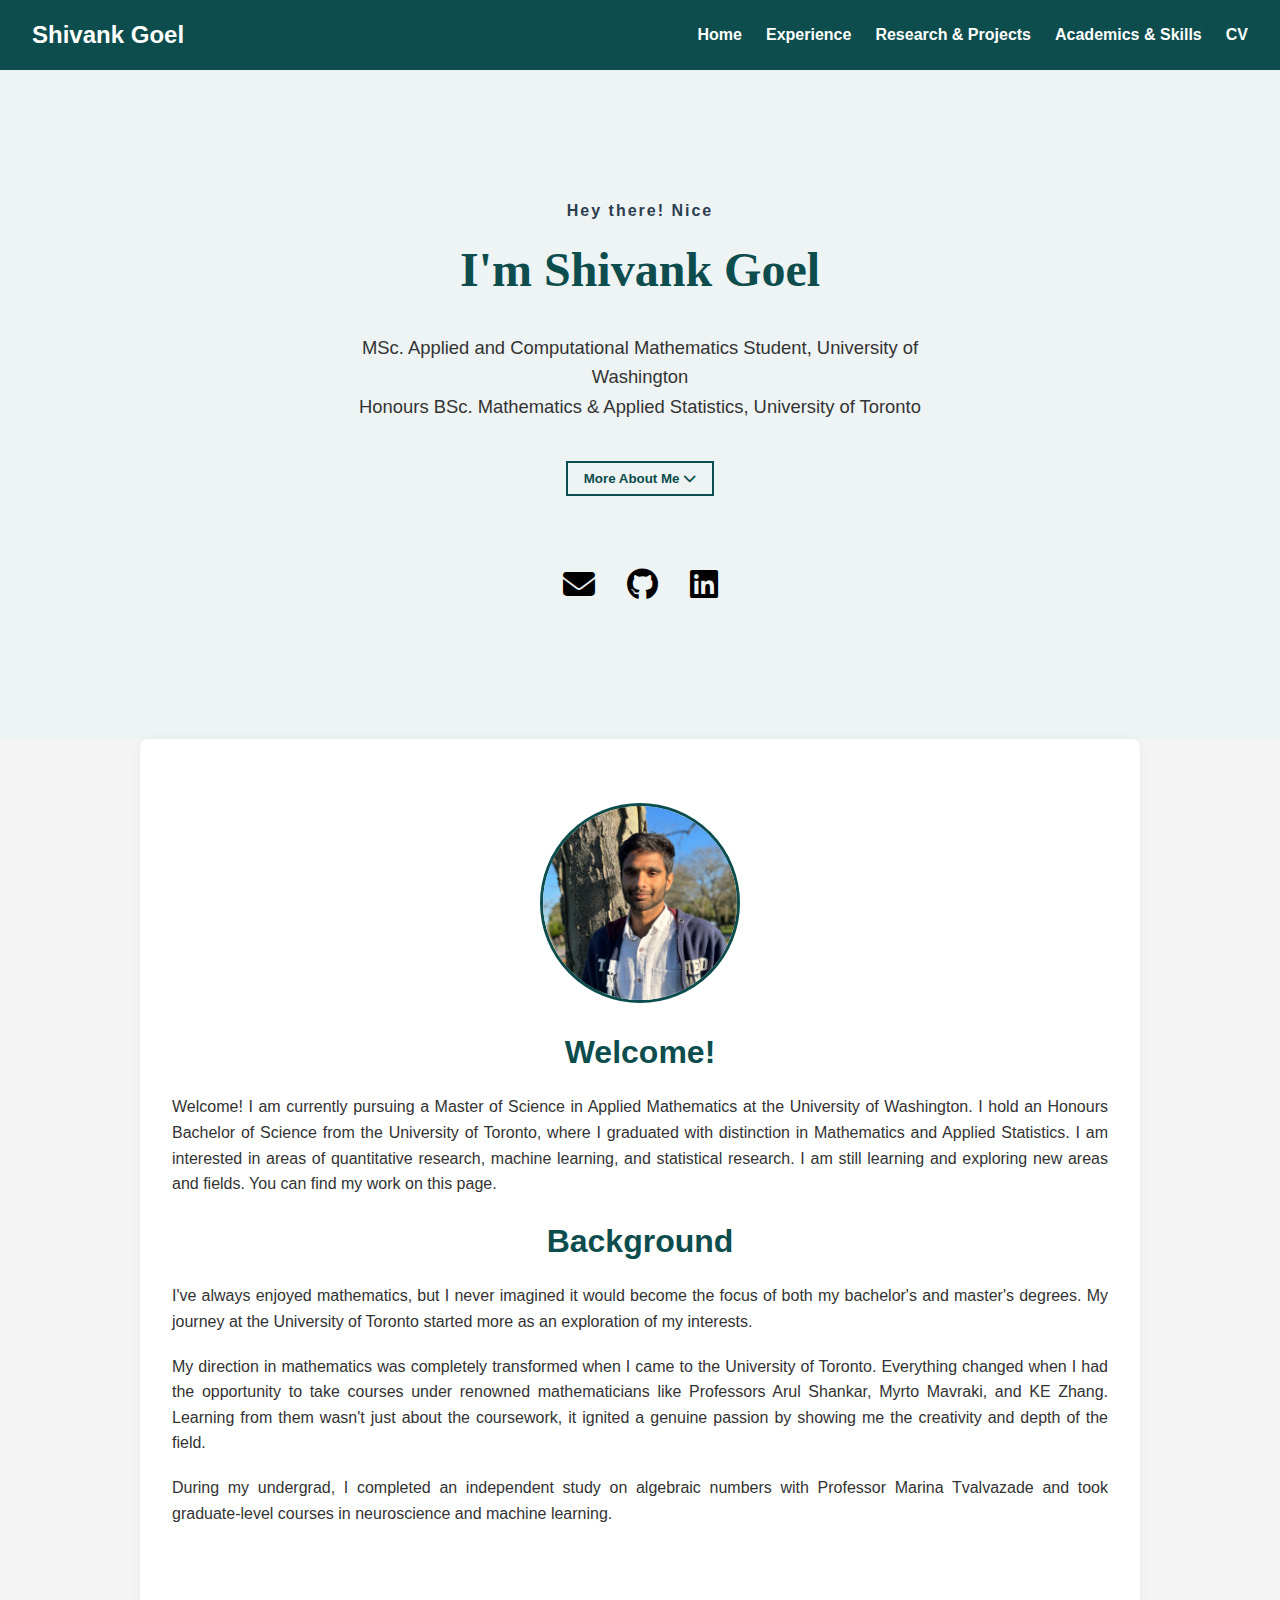
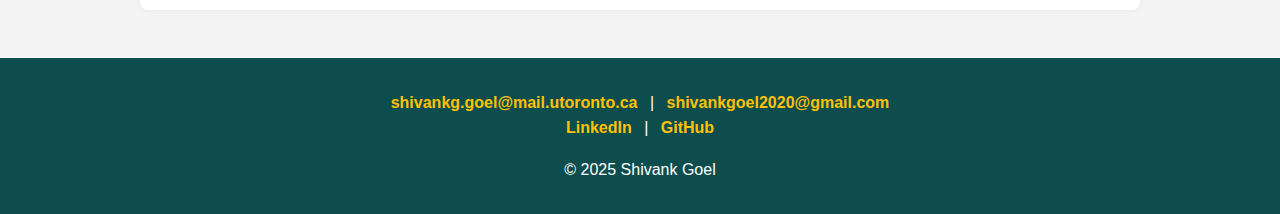
<file: index.html>
<!DOCTYPE html>
<html lang="en">
<head>
  <meta charset="UTF-8" />
  <meta name="viewport" content="width=device-width, initial-scale=1.0"/>
  <title>Shivank Goel - Portfolio</title>
<!-- Font Awesome for email, GitHub, LinkedIn -->
<link rel="stylesheet" href="https://cdnjs.cloudflare.com/ajax/libs/font-awesome/6.5.0/css/all.min.css" integrity="sha512-..." crossorigin="anonymous" referrerpolicy="no-referrer" />

  <link rel="stylesheet" href="css/style.css"/>


  <style>
    .contact-icons i {
      color: black !important;
      font-size: 30px !important;
    }
  </style>

</head>
<body>

  <!-- Navigation Bar -->
  <nav class="navbar">
    <div class="nav-container">
      <div class="logo">Shivank Goel</div>
      <ul class="nav-links">
        <li><a href="#home">Home</a></li>
        <li><a href="experience.html">Experience</a></li>
        <li><a href="projects.html">Research & Projects</a></li>
        <li><a href="academics.html">Academics & Skills</a></li>
        <li><a href="cv.html">CV</a></li>
      </ul>
    </div>
  </nav>

  <!-- Hero Section -->
  <header class="hero-section" id="home">
    <div class="hero-overlay">
      <p id="typing-text" class="intro-text"></p>
      <h1 class="hero-title">I'm Shivank Goel</h1>
         <h2 class="hero-subtitle">
      MSc. Applied and Computational Mathematics Student, University of Washington <br>
      Honours BSc. Mathematics & Applied Statistics, University of Toronto
    </h2>


      <!-- More About Me Button -->
      <button class="more-btn" onclick="scrollToAbout()">
        More About Me <i class="fas fa-chevron-down"></i>
      </button>

      <!-- Contact Icons -->
    <div class="icon-links">
    <a href="mailto:shivankg.goel@mail.utoronto.ca" aria-label="Email"><i class="fas fa-envelope"></i></a>
    <a href="https://github.com/shivankgoel003" target="_blank" aria-label="GitHub"><i class="fab fa-github"></i></a>
    <a href="https://www.linkedin.com/in/shivank-goel-999b911b4/" target="_blank" aria-label="LinkedIn"><i class="fab fa-linkedin"></i></a>
    </div>

    </div>
  </header>

  <!-- About Section -->
  <section class="about-section">
    <img src="css/images/profile picture.jpeg" alt="Profile Photo" />
    <div class="about-text">
      <h2>Welcome!</h2>
      <p>Welcome! I am currently pursuing a Master of Science in Applied Mathematics at the University of Washington. I hold an Honours Bachelor of Science from the University of Toronto, where I graduated with distinction in Mathematics and Applied Statistics. I am interested in areas of quantitative research, machine learning, and statistical research. I am still learning and exploring new areas and fields. You can find my work on this page. </p>
    </div>

    <h2>Background</h2>
    <p>I've always enjoyed mathematics, but I never imagined it would become the focus of both my bachelor's and master's degrees. My journey at the University of Toronto started more as an exploration of my interests.</p>
    <p> My direction in mathematics was completely transformed when I came to the University of Toronto. Everything changed when I had the opportunity to take courses under renowned mathematicians like Professors Arul Shankar, Myrto Mavraki, and KE Zhang. Learning from them wasn't just about the coursework, it ignited a genuine passion by showing me the creativity and depth of the field.</p>
    <p> During my undergrad, I completed an independent study on algebraic numbers with Professor Marina Tvalvazade and took graduate-level courses in neuroscience and machine learning.</p>
  </section>

  

<footer>
  <p><a href="mailto:shivankg.goel@mail.utoronto.ca">shivankg.goel@mail.utoronto.ca</a> | <a href="mailto:shivankgoel2020@gmail.com">shivankgoel2020@gmail.com</a></p>
  <p>
    <a href="https://www.linkedin.com/in/shivank-goel-999b911b4/" target="_blank">LinkedIn</a> |
    <a href="https://github.com/shivankgoel003" target="_blank">GitHub</a>
  </p>
  <p style="margin-top: 1rem;">© 2025 Shivank Goel</p>
</footer>


  <!-- Scroll Script -->
  <script>
    function scrollToAbout() {
      document.querySelector(".about-section").scrollIntoView({ behavior: "smooth" });
    }
  </script>

  <script src="javascript/script.js"></script>
</body>
</html>
</file>
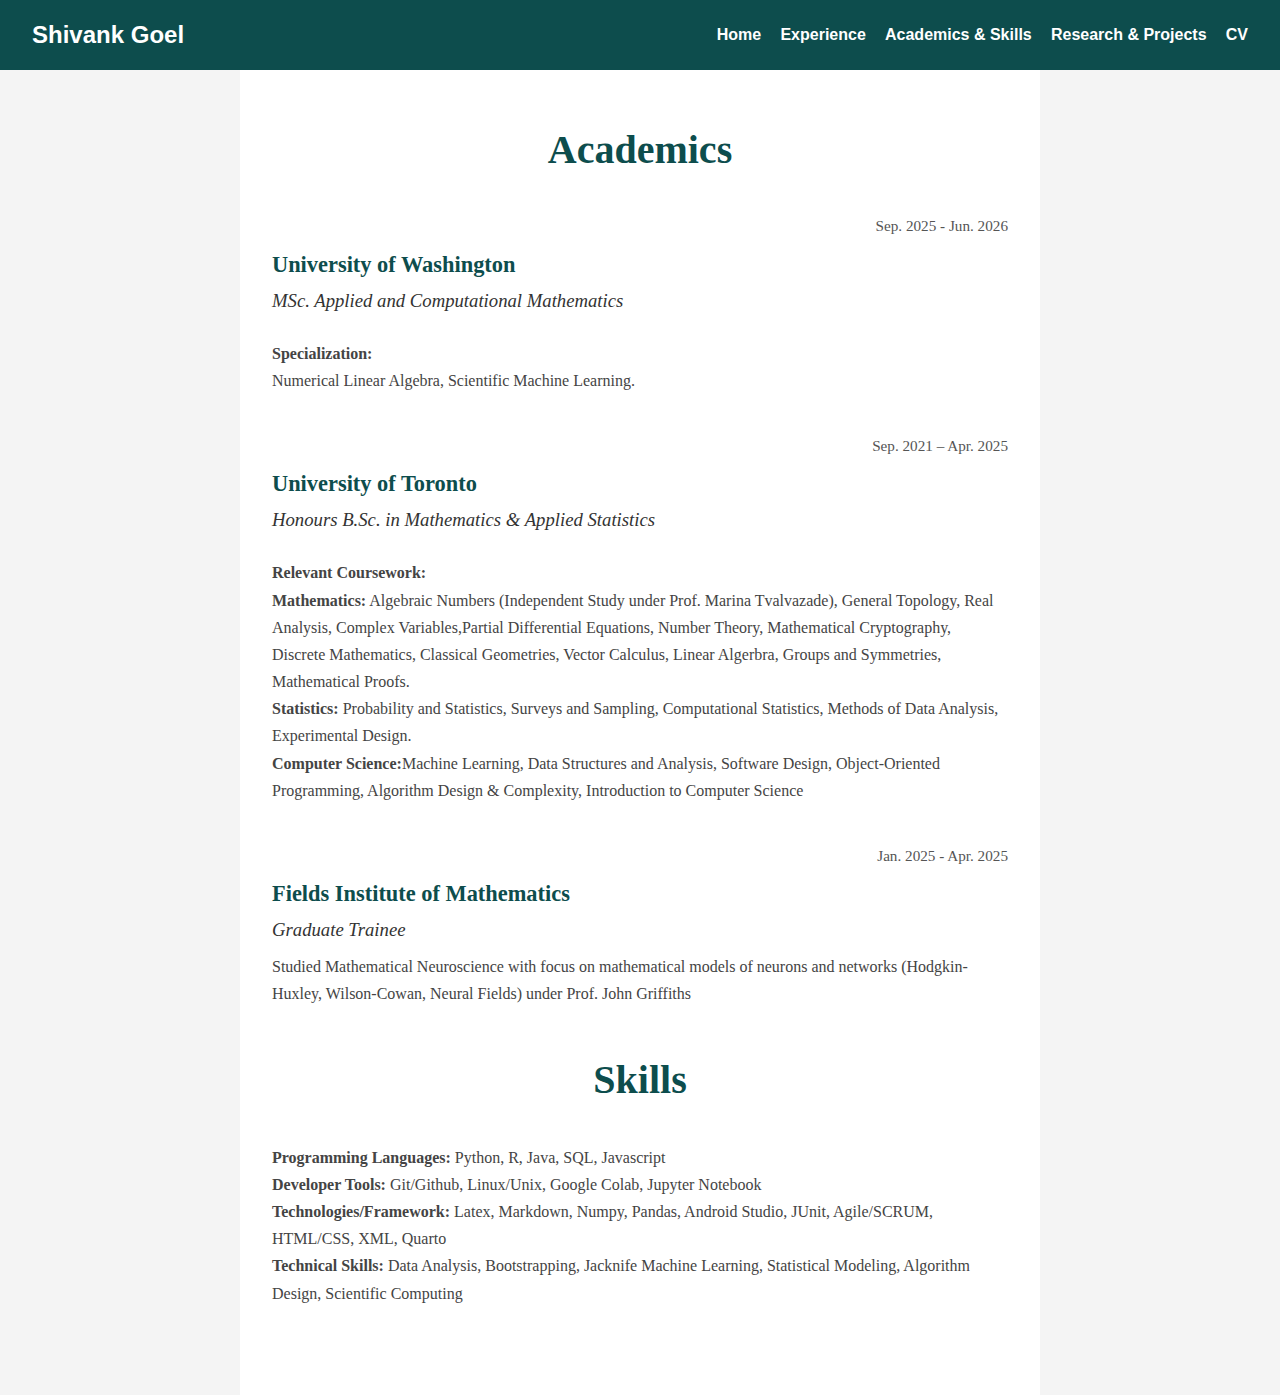
<file: academics.html>
<!DOCTYPE html>
<html lang="en">
<head>
  <meta charset="UTF-8" />
  <meta name="viewport" content="width=device-width, initial-scale=1.0"/>
  <title>Academics - Shivank Goel</title>
  <link rel="stylesheet" href="css/style.css" />
  <style>
    .academics-container {
      max-width: 800px;
      margin: auto;
      padding: 3rem 2rem;
      font-family: 'Georgia', serif;
      background-color: #fff;
    }

    .academics-container h1 {
      font-size: 2.5rem;
      text-align: center;
      color: #0d4d4d;
      margin-bottom: 2rem;
    }

    .academic-entry {
      margin-bottom: 2.5rem;
    }

    .academic-entry h2 {
      font-size: 1.4rem;
      color: #0d4d4d;
      margin-bottom: 0.2rem;
    }

    .academic-entry h3 {
      font-style: italic;
      font-weight: normal;
      color: #333;
      margin: 0.2rem 0 0.5rem;
    }

    .academic-entry .academic-dates {
      font-size: 0.95rem;
      color: #555;
      text-align: right;
      margin-bottom: 0.5rem;
    }

    .academic-entry p {
      line-height: 1.7;
      color: #444;
    }

    .subsection-title {
      margin-top: 1.5rem;
      font-weight: bold;
      color: #222;
    }

    .navbar {
      background-color: #0d4d4d;
      padding: 1rem 2rem;
      color: white;
    }

    .navbar .nav-container {
      display: flex;
      justify-content: space-between;
      align-items: center;
    }

    .nav-links {
      list-style: none;
      display: flex;
      gap: 1.2rem;
    }

    .nav-links a {
      color: white;
      text-decoration: none;
      font-weight: bold;
    }

    .nav-links a:hover {
      text-decoration: underline;
    }
  </style>
</head>
<body>

  <!-- Navigation Bar -->
  <nav class="navbar">
    <div class="nav-container">
      <div class="logo">Shivank Goel</div>
      <ul class="nav-links">
        <li><a href="index.html#home">Home</a></li>
        <li><a href="experience.html">Experience</a></li>
        <li><a href="academics.html">Academics & Skills</a></li>
        <li><a href="projects.html">Research & Projects</a></li>
        <li><a href="cv.html">CV</a></li>
      </ul>
    </div>
  </nav>

  <div class="academics-container">
    <h1>Academics</h1>

      <div class="academic-entry">
      <div class="academic-dates">Sep. 2025 - Jun. 2026</div>
      <h2>University of Washington</h2>
      <h3>MSc. Applied and Computational Mathematics</h3>

      <p class="subsection-title">Specialization:</p>
      <p> Numerical Linear Algebra, Scientific Machine Learning.</p>
    </div>

    <div class="academic-entry">
      <div class="academic-dates">Sep. 2021 – Apr. 2025</div>
      <h2>University of Toronto</h2>
      <h3>Honours B.Sc. in Mathematics & Applied Statistics</h3>

      <p class="subsection-title">Relevant Coursework:</p>
      <p><strong>Mathematics:</strong> Algebraic Numbers (Independent Study under Prof. Marina Tvalvazade), General Topology, Real Analysis, Complex Variables,Partial Differential Equations, Number Theory, Mathematical Cryptography, Discrete Mathematics, Classical Geometries, Vector Calculus, Linear Algerbra, Groups and Symmetries, Mathematical Proofs.</p>

      <p><strong>Statistics:</strong> Probability and Statistics, Surveys and Sampling, Computational Statistics, Methods of Data Analysis, Experimental Design.</p>

      <p><strong>Computer Science:</strong>Machine Learning, Data Structures and Analysis, Software Design, Object-Oriented Programming, Algorithm Design & Complexity, Introduction to Computer Science </p>
    </div>

    <div class="academic-entry">
      <div class="academic-dates">Jan. 2025 - Apr. 2025</div>
      <h2>Fields Institute of Mathematics</h2>
      <h3>Graduate Trainee</h3>

      <p>Studied Mathematical Neuroscience with focus on mathematical models of neurons and networks (Hodgkin-Huxley, Wilson-Cowan, Neural Fields) under Prof. John Griffiths</p>
    </div>

    <div class="academic-entry">
      <h1>Skills</h1>
      <p><strong>Programming Languages:</strong> Python, R, Java, SQL, Javascript</p>
      <p><strong>Developer Tools:</strong> Git/Github, Linux/Unix, Google Colab, Jupyter Notebook</p>
      <p><strong>Technologies/Framework:</strong> Latex, Markdown, Numpy, Pandas, Android Studio, JUnit, Agile/SCRUM, HTML/CSS, XML, Quarto</p>
      <p><strong>Technical Skills:</strong> Data Analysis, Bootstrapping, Jacknife Machine Learning, Statistical Modeling, Algorithm Design, Scientific Computing</p>
    </div>

  </div>

  
</body>
</html>
</file>
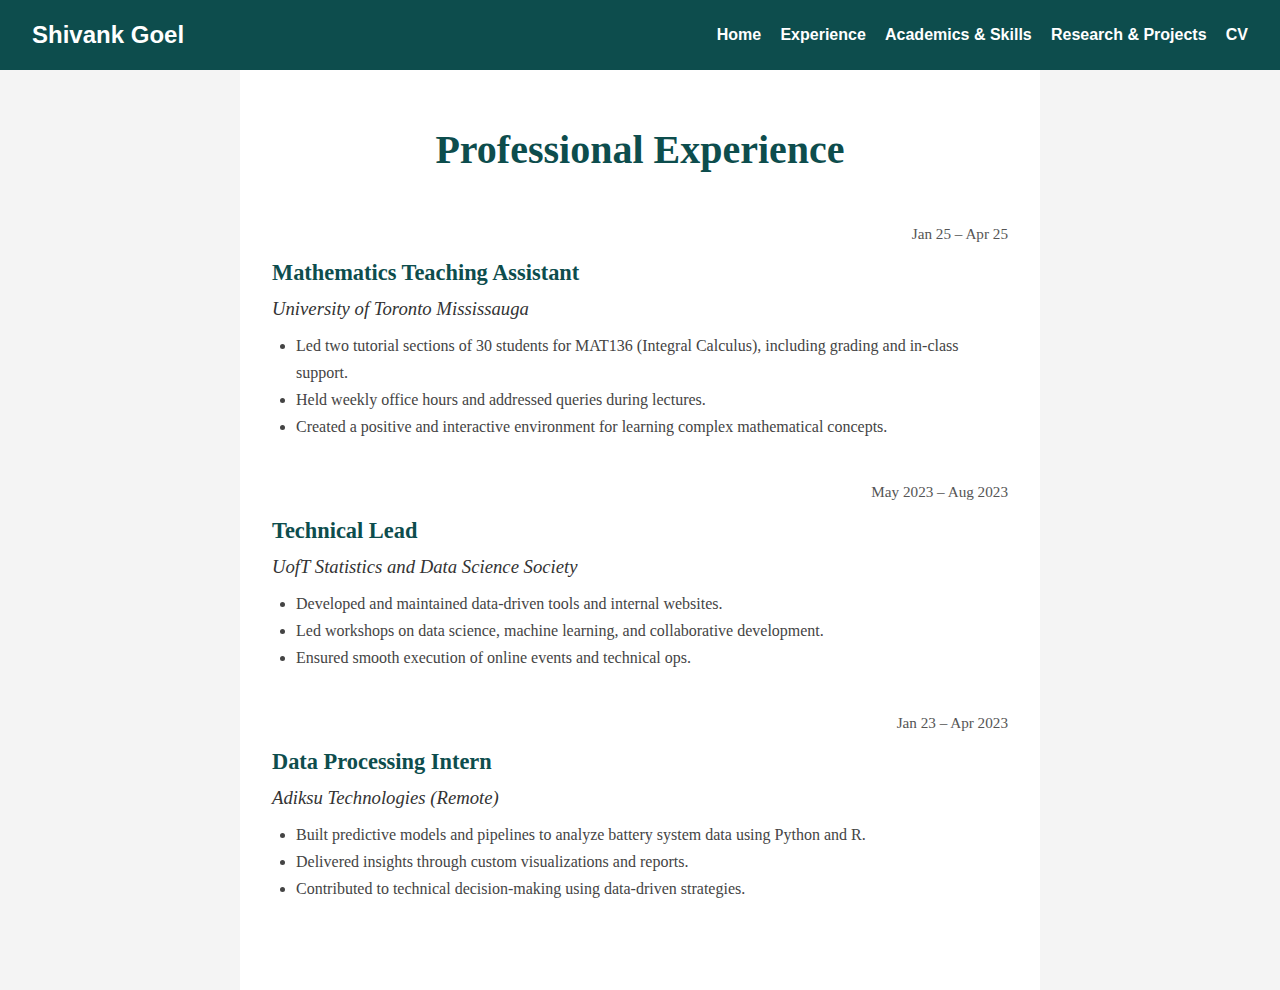
<file: experience.html>
<!DOCTYPE html>
<html lang="en">
<head>
  <meta charset="UTF-8" />
  <meta name="viewport" content="width=device-width, initial-scale=1.0"/>
  <title>Experience - Shivank Goel</title>
  <link rel="stylesheet" href="css/style.css"/>
  <style>
    .experience-container {
      max-width: 800px;
      margin: auto;
      padding: 3rem 2rem;
      font-family: 'Georgia', serif;
      background-color: #ffffff;
    }

    .experience-container h1 {
      font-size: 2.5rem;
      text-align: center;
      margin-bottom: 2.5rem;
      color: #0d4d4d;
    }

    .exp-block {
      margin-bottom: 2.5rem;
    }

    .exp-block h2 {
      font-size: 1.4rem;
      color: #0d4d4d;
      margin-bottom: 0.2rem;
    }

    .exp-block h3 {
      font-style: italic;
      font-weight: normal;
      margin: 0.2rem 0 0.5rem;
      color: #333;
    }

    .exp-block .exp-dates {
      font-size: 0.95rem;
      color: #555;
      text-align: right;
      margin-bottom: 0.5rem;
    }

    .exp-block ul {
      list-style: disc;
      padding-left: 1.5rem;
      line-height: 1.7;
      color: #444;
    }

    .navbar {
      background-color: #0d4d4d;
      padding: 1rem 2rem;
      color: white;
    }

    .navbar .nav-container {
      display: flex;
      justify-content: space-between;
      align-items: center;
    }

    .nav-links {
      list-style: none;
      display: flex;
      gap: 1.2rem;
    }

    .nav-links a {
      color: white;
      text-decoration: none;
      font-weight: bold;
    }

    .nav-links a:hover {
      text-decoration: underline;
    }
  </style>
</head>
<body>

  <!-- Navigation Bar -->
  <nav class="navbar">
    <div class="nav-container">
      <div class="logo">Shivank Goel</div>
      <ul class="nav-links">
        <li><a href="index.html#home">Home</a></li>
        <li><a href="experience.html">Experience</a></li>
        <li><a href="academics.html">Academics & Skills</a></li>
        <li><a href="index.html#projects">Research & Projects</a></li>
        <li><a href="cv.html">CV</a></li>
      </ul>
    </div>
  </nav>

  <div class="experience-container">
    <h1>Professional Experience</h1>

    <div class="exp-block">
      <div class="exp-dates">Jan 25 – Apr 25</div>
      <h2>Mathematics Teaching Assistant</h2>
      <h3>University of Toronto Mississauga</h3>
      <ul>
        <li>Led two tutorial sections of 30 students for MAT136 (Integral Calculus), including grading and in-class support.</li>
        <li>Held weekly office hours and addressed queries during lectures.</li>
        <li>Created a positive and interactive environment for learning complex mathematical concepts.</li>
      </ul>
    </div>

    <div class="exp-block">
      <div class="exp-dates">May 2023 – Aug 2023</div>
      <h2>Technical Lead</h2>
      <h3>UofT Statistics and Data Science Society</h3>
      <ul>
        <li>Developed and maintained data-driven tools and internal websites.</li>
        <li>Led workshops on data science, machine learning, and collaborative development.</li>
        <li>Ensured smooth execution of online events and technical ops.</li>
      </ul>
    </div>

    <div class="exp-block">
      <div class="exp-dates">Jan 23 – Apr 2023</div>
      <h2>Data Processing Intern</h2>
      <h3>Adiksu Technologies (Remote)</h3>
      <ul>
        <li>Built predictive models and pipelines to analyze battery system data using Python and R.</li>
        <li>Delivered insights through custom visualizations and reports.</li>
        <li>Contributed to technical decision-making using data-driven strategies.</li>
      </ul>
    </div>
  </div>

</body>
</html>
</file>
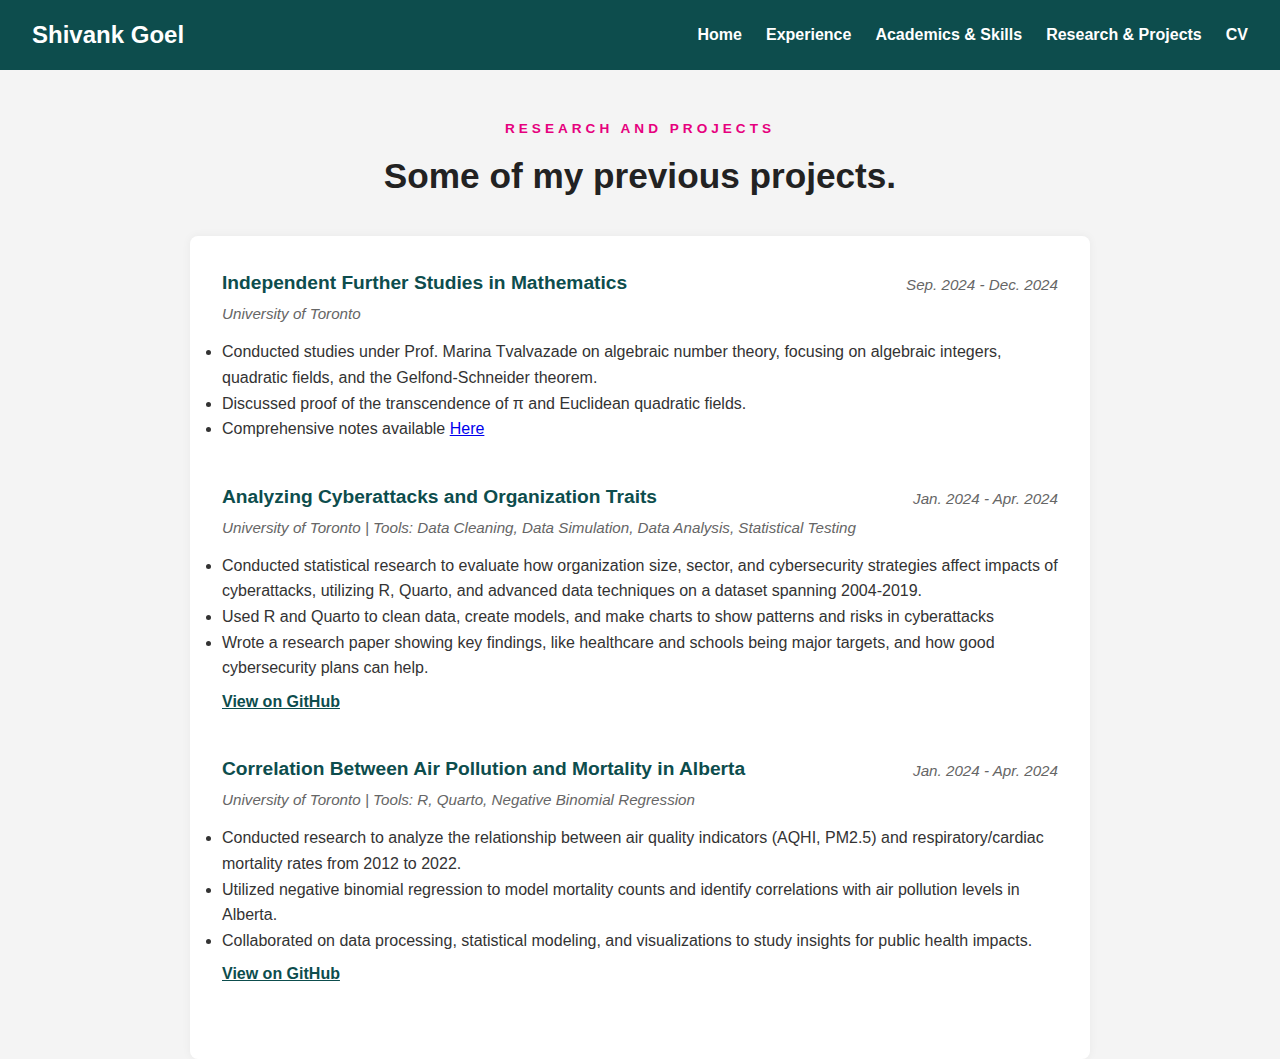
<file: projects.html>
<!DOCTYPE html>
<html lang="en">
<head>
  <meta charset="UTF-8" />
  <meta name="viewport" content="width=device-width, initial-scale=1.0"/>
  <title>Research & Projects - Shivank Goel</title>
  <link rel="stylesheet" href="css/style.css" />
</head>
<body>

  <!-- Navigation Bar -->
  <nav class="navbar">
    <div class="nav-container">
      <div class="logo">Shivank Goel</div>
      <ul class="nav-links">
        <li><a href="index.html#home">Home</a></li>
        <li><a href="experience.html">Experience</a></li>
        <li><a href="academics.html">Academics & Skills</a></li>
        <li><a href="projects.html">Research & Projects</a></li>
        <li><a href="cv.html">CV</a></li>
      </ul>
    </div>
  </nav>

  <!-- Section Title -->
  <section class="section-header">
    <p class="section-tag">RESEARCH AND PROJECTS</p>
    <h1 class="section-title">Some of my previous projects.</h1>
  </section>

  <!-- Projects Section -->
  <div class="project-container">

    <!-- Project 1 -->
    <div class="project-entry">
      <div class="project-header">
        <div class="project-title">Independent Further Studies in Mathematics</div>
        <div class="project-meta">Sep. 2024 - Dec. 2024</div>
      </div>
      <div class="project-meta">University of Toronto</div>
      <div class="project-description">
        <ul>
            <li> Conducted studies under Prof. Marina Tvalvazade on algebraic number theory, focusing on algebraic integers, quadratic fields, and the Gelfond-Schneider theorem.</li>
            <li>Discussed proof of the transcendence of π and Euclidean quadratic fields.</li>
            <li> Comprehensive notes available <a href="https://github.com/shivankgoel003/Algebraic-Numbers/blob/main/397%20notes.pdf"> Here </a> </li>
        </ul>
        
      </div>
    </div>

    <!-- Project 2 -->
    <div class="project-entry">
      <div class="project-header">
        <div class="project-title">Analyzing Cyberattacks and Organization Traits</div>
        <div class="project-meta">Jan. 2024 - Apr. 2024</div>
      </div>
      <div class="project-meta">University of Toronto | Tools: Data Cleaning, Data Simulation, Data Analysis, Statistical Testing</div>
      <div class="project-description">
        <ul>
        <li>Conducted statistical research to evaluate how organization size, sector, and cybersecurity strategies affect impacts
of cyberattacks, utilizing R, Quarto, and advanced data techniques on a dataset spanning 2004-2019.</li>
        <li>Used R and Quarto to clean data, create models, and make charts to show patterns and risks in cyberattacks</li>
        <li>Wrote a research paper showing key findings, like healthcare and schools being major targets, and how good cybersecurity
plans can help.</li>
        </ul>
        <a class="view-link" href="https://github.com/shivankgoel003/DataBreach_Ransomware_Stats">View on GitHub</a>
      </div>
    </div>

    <!-- Project 3 -->
    <div class="project-entry">
      <div class="project-header">
        <div class="project-title">Correlation Between Air Pollution and Mortality in Alberta</div>
        <div class="project-meta">Jan. 2024 - Apr. 2024</div>
      </div>
      <div class="project-meta">University of Toronto | Tools: R, Quarto, Negative Binomial Regression</div>
      <div class="project-description">
         <ul>
        <li>Conducted research to analyze the relationship between air quality indicators (AQHI, PM2.5) and respiratory/cardiac mortality
rates from 2012 to 2022.</li>
        <li>Utilized negative binomial regression to model mortality counts and identify correlations with air pollution levels in Alberta.</li>
        <li>Collaborated on data processing, statistical modeling, and visualizations to study insights for public health impacts.</li>
        </ul>
        <a class="view-link" href="https://github.com/shivankgoel003/Mortality-in-Alberta">View on GitHub</a>
      </div>
    </div>

  </div>

</body>
</html>
</file>
<file: css/style.css>
/* General Reset */
* {
    margin: 0;
    padding: 0;
    box-sizing: border-box;
}

:root {
  --primary-color: #0d4d4d; 
  --secondary-color: #1a8a8a; 
  --text-dark: #333333;     
  --text-light: #555555;     
  --background-light: #f7f9f9; 
  --background-hero: #eef3f3; 
  --white: #ffffff;
}

body {
    font-family: 'Lato','Helvetica Neue', sans-serif;
    line-height: 1.6;
     color: var(--text-dark); 
    background-color: #f4f4f4;
}

/* Navbar */
.navbar {
    background-color: var(--primary-color);
    color: white;
    padding: 1rem 2rem;
    position: sticky;
    top: 0;
    z-index: 1000;
}

.nav-container {
    display: flex;
    justify-content: space-between;
    align-items: center;
}

.logo {
    font-size: 1.5rem;
    font-weight: bold;
}

.nav-links {
    list-style: none;
    display: flex;
    gap: 1.5rem;
}

.nav-links a {
    color: white;
    text-decoration: none;
    font-weight: bold;
    transition: color 0.3s;
}

.nav-links a:hover {
    color: #ffc107;
}

.hero-section {
     background-color: var(--background-hero); 
    padding: 6rem 2rem;
    text-align: center;
    display: flex;
    justify-content: center;
    align-items: center;
    flex-direction: column;
}

.hero-section {
  text-align: center;
  padding: 6rem 1rem;
}

.hero-overlay {
    color: #0d4d4d;
    padding: 2rem;
    display: flex;
    flex-direction: column;
    align-items: center;
}

.intro-text {
    color: #2c3e50;
    font-weight: bold;
    letter-spacing: 2px;
    margin-bottom: 0.5rem;
}

.hero-title {
    color: var(--primary-color);
     font-family: 'Lora', 'Georgia', serif;
    font-size: 3rem;
    font-weight: 800;
    margin-bottom: 0.5rem;
}

.hero-subtitle {
  font-family: 'Lato', 'Helvetica Neue', sans-serif;
  font-size: clamp(0.9rem, 2.5vw, 1.15rem); 
  font-weight: 400; 
  line-height: 1.6; 
   color: var(--text-dark);
  max-width: 600px; 
  margin: 1rem auto 2.5rem; 
}

.icon-links {
  margin-top: 2rem;
  display: flex;
  justify-content: center;
  gap: 2rem;
}

.icon-links a {
  color: black;
  font-size: 2rem;
  transition: transform 0.3s, color 0.3s;
}

.icon-links a:hover {
  transform: scale(1.2);
  color: #ffc107;
}


.more-btn {
    background: transparent;
    color: #0d4d4d;
    border: 2px solid #0d4d4d;
    padding: 0.5rem 1rem;
    font-weight: bold;
    cursor: pointer;
    margin-bottom: 2rem;
    transition: all 0.3s ease;
}

.more-btn:hover {
    background: #0d4d4d;
    color: white;
}

/* Contact Icons */
.contact-icons {
    display: flex;
    justify-content: center;
    gap: 1.5rem;
    font-size: 1.8rem;
    margin-top: 1rem;
}

.contact-icons a {
    color: #0d4d4d;
    transition: color 0.3s;
}

.contact-icons a:hover {
    color: #ff0080;
}



/* About Section */
.about-section {
    padding: 4rem 2rem;
    max-width: 1000px;
    margin: auto;
    background-color: white;
    box-shadow: 0 0 10px rgba(0,0,0,0.05);
    border-radius: 8px;
}

.about-section img {
  width: 200px; /* Adjust size as needed */
  height: 200px; /* Ensure it's a square or circle */
  border-radius: 50%; /* Makes the image circular */
  margin-bottom: 1.5rem; /* Adds space below the image */
  border: 3px solid #0d4d4d; /* Optional: adds a border */
}

.about-section {
  display: flex;
  flex-direction: column; /* Stacks image and text vertically */
  align-items: center; /* Centers items horizontally */
  text-align: center; /* Centers the text */
  padding: 4rem 2rem;
}

.about-text h2,
.about-section h2 {
    font-size: 2rem;
    margin-bottom: 1rem;
    color: #0d4d4d;
    clear: left;
}

.about-text p,
.about-section p {
    margin-bottom: 1.2rem;
    text-align: justify;
}

/* Footer */
footer {
    background-color: #0d4d4d;
    color: white;
    text-align: center;
    padding: 2rem;
    margin-top: 3rem;
}

footer a {
    color: #ffc107;
    text-decoration: none;
    margin: 0 0.5rem;
    font-weight: bold;
}

footer a:hover {
    text-decoration: underline;
}

.section-header {
  text-align: center;
  margin: 3rem 0 2rem;
}

.section-tag {
  color: #e6007e; /* hot pink */
  text-transform: uppercase;
  font-size: 0.85rem;
  font-weight: 600;
  letter-spacing: 4px;
  margin-bottom: 0.5rem;
}

.section-title {
  font-size: 2.2rem;
  font-weight: 700;
  color: #222;
}

/* Container for all projects */
.project-container {
  max-width: 900px;
  margin: auto;
  padding: 2rem;
  background-color: #ffffff;
  border-radius: 8px;
  box-shadow: 0 0 10px rgba(0,0,0,0.05);
}

/* Individual Project Entry */
.project-entry {
  margin-bottom: 2.5rem;
}

.project-header {
  display: flex;
  justify-content: space-between;
  align-items: center;
  flex-wrap: wrap;
}

.project-title {
  font-size: 1.2rem;
  font-weight: 700;
  color: #0d4d4d;
}

.project-meta {
  font-style: italic;
  font-size: 0.95rem;
  color: #666;
  margin-top: 0.2rem;
}

.project-description {
  margin-top: 0.8rem;
  color: #333;
  line-height: 1.6;
}

.project-description a.view-link {
  display: inline-block;
  margin-top: 0.5rem;
  color: #0d4d4d;
  font-weight: bold;
  text-decoration: underline;
}

.project-description a.view-link:hover {
  color: #e6007e;
}


/* Responsive */
@media (max-width: 768px) {
    .about-section {
        padding: 2rem 1rem;
    }

    .about-section img {
        float: none;
        display: block;
        margin: 0 auto 1.5rem auto;
    }

    .about-text h2,
    .about-section h2 {
        clear: none;
        text-align: center;
    }

    .hero-overlay {
        padding: 4rem 1rem;
    }

    .hero-title {
        font-size: 2.5rem;
    }

    .hero-subtitle {
        font-size: 1rem;
        margin-bottom: 1rem;
    }

    .contact-icons {
        flex-direction: row;
        flex-wrap: wrap;
        font-size: 1.5rem;
        gap: 1rem;
    }

    .nav-links {
        flex-direction: column;
        gap: 0.8rem;
        text-align: center;
    }

    .nav-container {
        flex-direction: column;
        align-items: center;
    }

    .logo {
        margin-bottom: 1rem;
    }

}
</file>
